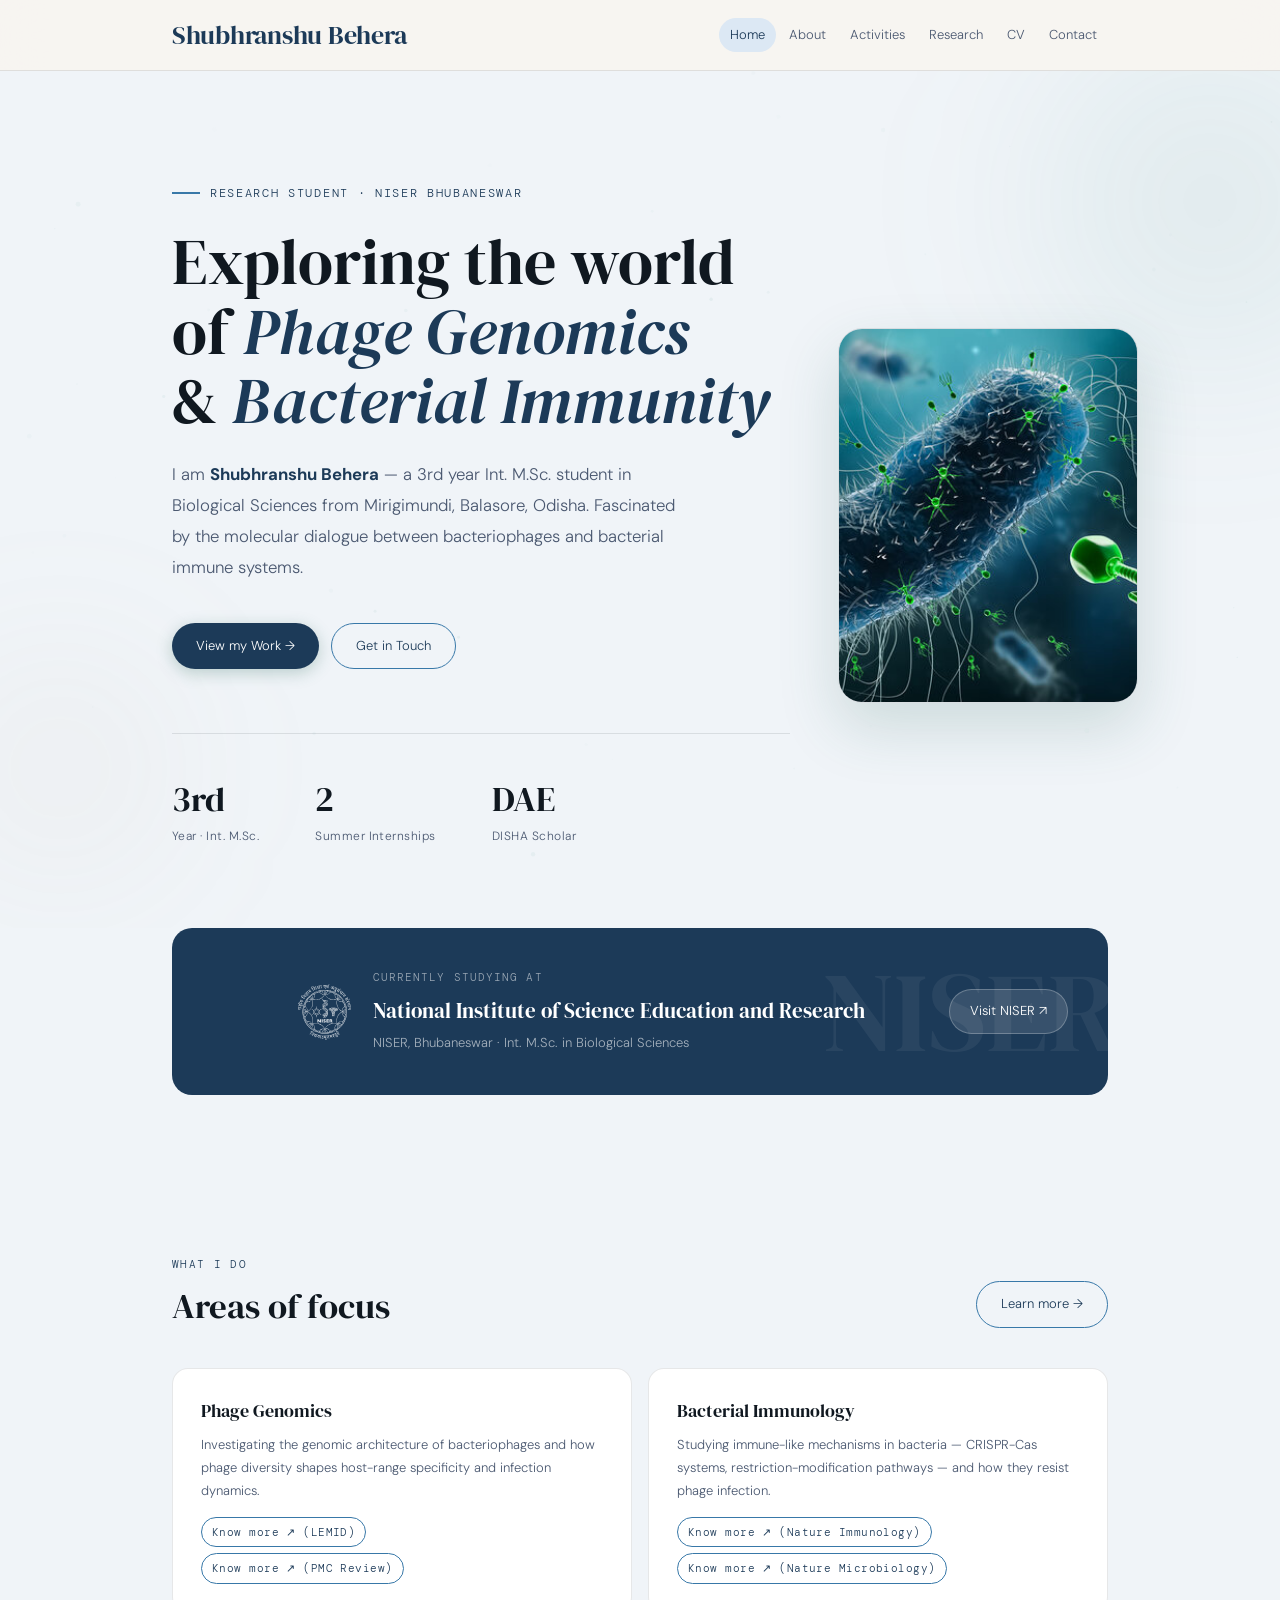
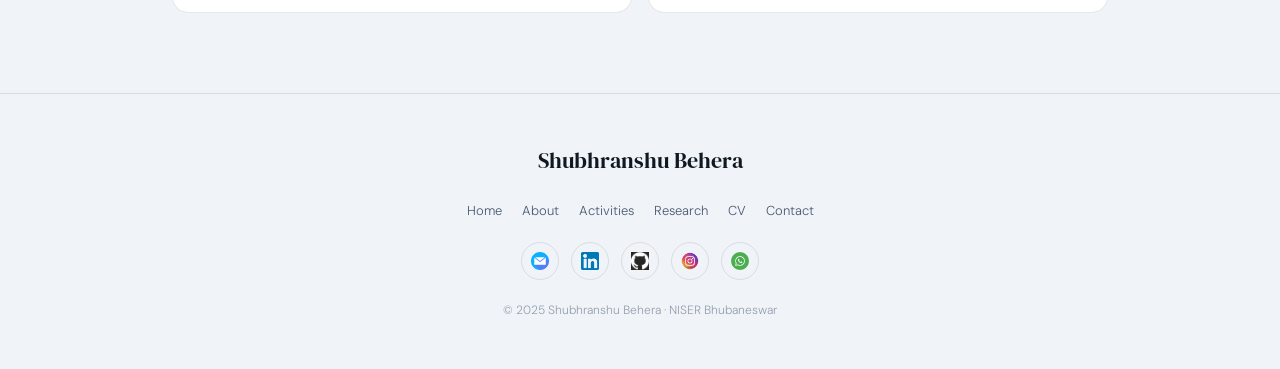
<file: index.html>
<!DOCTYPE html>
<html lang="en">
<head>
  <meta charset="UTF-8" />
  <meta name="viewport" content="width=device-width, initial-scale=1.0" />
  <title>Shubhranshu Behera — Life Sciences Researcher</title>
  <link rel="stylesheet" href="style.css" />
  <style>
    /* ── HERO ── */
    .hero {
      padding: 7rem 0 5rem;
      position: relative; overflow: hidden;
    }
    .hero-layout {
      display: grid; grid-template-columns: 1fr 270px;
      gap: 3rem; align-items: center;
    }
    @media (max-width: 900px) {
      .hero-layout { grid-template-columns: 1fr; }
      .hero-img-col { display: none; }
    }
    .hero-img-wrap {
      border-radius: 24px; overflow: hidden;
      aspect-ratio: 4/5; position: relative;
      box-sizing: border-box; width: 300px; height: 375px;
      box-shadow: 0 24px 60px rgba(45,106,94,0.18);
      border: 1px solid var(--border);
    }
    .hero-img-wrap img {
      width: 100%; height: 100%; object-fit: cover;
      transition: transform 0.6s cubic-bezier(0.22,1,0.36,1);
    }
    .hero-img-wrap:hover img { transform: scale(1.04); }
    .hero-img-badge {
      position: absolute; bottom: 1.25rem; left: 50%; transform: translateX(-50%);
      background: rgba(45,106,94,0.85); color: white;
      font-family: var(--mono); font-size: 10px; letter-spacing: 0.1em;
      text-transform: uppercase; padding: 6px 16px; border-radius: 20px;
      white-space: nowrap; backdrop-filter: blur(6px);
    }
    .hero h1 { max-width: 720px; margin-bottom: 1.5rem; }
    .hero h1 em { font-style: italic; color: var(--teal); }
    .hero-desc {
      max-width: 520px; color: var(--ink-muted);
      font-size: 1.05rem; margin-bottom: 2.5rem; line-height: 1.85;
    }
    .hero-cta { display: flex; gap: 12px; flex-wrap: wrap; }

    /* ── STATS ── */
    .stat-row {
      display: flex; gap: 3.5rem; margin-top: 4rem;
      padding-top: 3rem; border-top: 1px solid var(--border); flex-wrap: wrap;
    }
    .stat-num {
      font-family: var(--serif); font-size: 2.2rem; color: var(--ink);
      display: block; line-height: 1; margin-bottom: 4px;
    }
    .stat-item:hover .stat-num { color: var(--teal); transition: color 0.3s; }
    .stat-label { font-size: 12px; color: var(--ink-muted); letter-spacing: 0.04em; }

    /* ── HIGHLIGHTS ── */
    .highlights { padding: 5rem 0; }
    .highlights-header {
      display: flex; justify-content: space-between;
      align-items: flex-end; margin-bottom: 2.5rem; flex-wrap: wrap; gap: 1rem;
    }
    .cards-grid {
      display: grid;
      grid-template-columns: repeat(auto-fit, minmax(280px, 1fr)); gap: 16px;
    }
    .hcard {
      background: white; border: 1px solid var(--border);
      border-radius: 16px; padding: 1.75rem;
      position: relative; overflow: hidden;
      transition: transform 0.3s cubic-bezier(0.22,1,0.36,1), box-shadow 0.3s;
    }
    .hcard::after {
      content: ''; position: absolute; bottom: 0; left: 0; right: 0;
      height: 3px; background: linear-gradient(90deg, var(--teal), var(--teal-mid));
      transform: scaleX(0); transition: transform 0.4s ease; transform-origin: left;
    }
    .hcard:hover::after { transform: scaleX(1); }
    .hc-title { font-family: var(--serif); font-size: 1.1rem; color: var(--ink); margin-bottom: 8px; }
    .hc-desc { font-size: 13px; color: var(--ink-muted); line-height: 1.75; margin-bottom: 14px; }
    .hc-links { display: flex; flex-direction: column; gap: 6px; }
    .hc-link {
      display: inline-flex; align-items: center; gap: 6px;
      font-size: 11px; font-family: var(--mono); letter-spacing: 0.04em;
      color: var(--teal); text-decoration: none;
      padding: 5px 10px; border: 1px solid var(--teal-mid);
      border-radius: 20px; transition: background 0.2s, transform 0.2s;
      width: fit-content;
    }
    .hc-link:hover { background: var(--teal-light); transform: translateX(3px); }

    /* hero eyebrow */
    .hero-eyebrow {
      font-family: var(--mono); font-size: 12px;
      letter-spacing: 0.14em; text-transform: uppercase; color: var(--teal);
      margin-bottom: 1.5rem; display: flex; align-items: center; gap: 10px;
    }
    .hero-eyebrow::before {
      content: ''; display: block; width: 28px; height: 1.5px; background: var(--teal-mid);
    }

    @media (max-width: 768px) {
      .hero { padding: 4.5rem 0 3.5rem; }
      .stat-row { gap: 2rem; }
    }
  </style>
</head>
<body>
<div id="progress-bar"></div>
<div class="page-wrap">

  <header>
    <div class="header-inner">
      <a class="logo" href="index.html">Shubhranshu <span>Behera</span></a>
      <nav id="nav-menu">
        <a href="index.html" class="active">Home</a>
        <a href="about.html">About</a>
        <a href="activities.html">Activities</a>
        <a href="research.html">Research</a>
        <a href="cv.html">CV</a>
        <a href="contact.html">Contact</a>
      </nav>
      <button class="hamburger" id="hamburger" aria-label="Toggle menu">
        <span></span><span></span><span></span>
      </button>
    </div>
  </header>

  <main>
    <section class="hero">
      <div class="hero-orb hero-orb-1"></div>
      <div class="hero-orb hero-orb-2"></div>
      <div class="container">
        <div class="hero-layout">
          <div class="hero-text-col">
        <div class="hero-eyebrow hi">Research Student · NISER Bhubaneswar</div>
        <h1 class="hi2">
          Exploring the world<br/>of <em>Phage Genomics</em><br/>&amp; <em>Bacterial Immunity</em>
        </h1>
        <p class="hero-desc hi3">
          I am <strong style="color:var(--teal);">Shubhranshu Behera</strong> — a 3rd year Int. M.Sc. student in Biological Sciences from Mirigimundi, Balasore, Odisha. Fascinated by the molecular dialogue between bacteriophages and bacterial immune systems.
        </p>
        <div class="hero-cta hi4">
          <a href="research.html" class="btn btn-primary">View my Work →</a>
          <a href="contact.html" class="btn btn-outline">Get in Touch</a>
        </div>

        <div class="stat-row hi5">
          <div class="stat-item">
            <span class="stat-num">3rd</span>
            <span class="stat-label">Year · Int. M.Sc.</span>
          </div>
          <div class="stat-item">
            <span class="stat-num" data-count="2" data-suffix="">2</span>
            <span class="stat-label">Summer Internships</span>
          </div>
          <div class="stat-item">
            <span class="stat-num">DAE</span>
            <span class="stat-label">DISHA Scholar</span>
          </div>
        </div>
          </div><!-- /.hero-text-col -->
          <div class="hero-img-col hi2">
            <div class="hero-img-wrap">
              <img src="assets/infection.jpg" alt="Phage-Bacteria Infection" />
              
            </div>
          </div>
        </div><!-- /.hero-layout -->
      </div>
    </section>

    <!-- NISER STRIP — background image via assets/NISER.jpg -->
    <div class="container">
      <div class="inst-strip reveal">
        <div class="inst-strip-bg-img" style="background-image:url('assets/NISER.jpg'); opacity:0.45 !important;"></div>
        <div style="display:flex;align-items:center;gap:1.25rem;position:relative;z-index:1;">
          <img src="assets/National_Institute_of_Science_Education_and_Research.svg"
               alt="NISER Logo"
               style="width:56px;height:56px;object-fit:contain;filter:brightness(0) invert(1);opacity:0.9;flex-shrink:0;" />
          <div>
            <div class="inst-label">Currently studying at</div>
            <div class="inst-name">National Institute of Science Education and Research</div>
            <div class="inst-sub">NISER, Bhubaneswar · Int. M.Sc. in Biological Sciences</div>
          </div>
        </div>
        <a href="https://www.niser.ac.in" target="_blank">Visit NISER ↗</a>
      </div>
    </div>

    <section class="highlights">
      <div class="container">
        <div class="highlights-header">
          <div>
            <span class="section-label reveal">What I do</span>
            <h2 class="reveal d1">Areas of focus</h2>
          </div>
          <a href="research.html" class="btn btn-outline reveal">Learn more →</a>
        </div>
        <div class="cards-grid">
          <div class="hcard reveal">
            <div class="hc-title">Phage Genomics</div>
            <div class="hc-desc">Investigating the genomic architecture of bacteriophages and how phage diversity shapes host-range specificity and infection dynamics.</div>
            <div class="hc-links">
              <a href="https://le.ac.uk/lemid/strategic-areas/bacteriophages/phage-genomics" target="_blank" class="hc-link">Know more ↗ (LEMID)</a>
              <a href="https://pmc.ncbi.nlm.nih.gov/articles/PMC12302716/" target="_blank" class="hc-link">Know more ↗ (PMC Review)</a>
            </div>
          </div>
          <div class="hcard reveal d1">
            <div class="hc-title">Bacterial Immunology</div>
            <div class="hc-desc">Studying immune-like mechanisms in bacteria — CRISPR-Cas systems, restriction-modification pathways — and how they resist phage infection.</div>
            <div class="hc-links">
              <a href="https://www.nature.com/articles/s41423-020-00532-4" target="_blank" class="hc-link">Know more ↗ (Nature Immunology)</a>
              <a href="https://www.nature.com/articles/s41564-024-01840-5" target="_blank" class="hc-link">Know more ↗ (Nature Microbiology)</a>
            </div>
          </div>
        </div>
      </div>
    </section>
  </main>

  <footer>
    <div class="footer-inner">
      <div class="footer-name">Shubhranshu Behera</div>
      <div class="footer-links">
        <a href="index.html">Home</a>
        <a href="about.html">About</a>
        <a href="activities.html">Activities</a>
        <a href="research.html">Research</a>
        <a href="cv.html">CV</a>
        <a href="contact.html">Contact</a>
      </div>
      <div class="footer-social">
        <a href="/cdn-cgi/l/email-protection#42312a37202a30232c312a376c20272a273023022c2b3127306c23216c2b2c" title="Email">
          <img src="assets/email.png" alt="Email" />
        </a>
        <a href="https://www.linkedin.com/in/shubhranshubehera" target="_blank" title="LinkedIn">
          <img src="assets/linkedin.png" alt="LinkedIn" />
        </a>
        <a href="https://github.com" target="_blank" title="GitHub">
          <img src="assets/github.png" alt="GitHub" />
        </a>
        <a href="https://www.instagram.com/shubhranshu.24?igsh=MTVxOXNwcnUxMHh3Zw==" target="_blank" title="Instagram">
          <img src="assets/instagram.png" alt="Instagram" />
        </a>
        <a href="https://wa.me/919668183243" target="_blank" title="WhatsApp">
          <img src="assets/whatsapp.png" alt="WhatsApp" />
        </a>
      </div>
      <div class="footer-copy">© 2025 Shubhranshu Behera · NISER Bhubaneswar</div>
    </div>
  </footer>
<script src="main.js"></script>
</div>
</body>
</html>
</file>
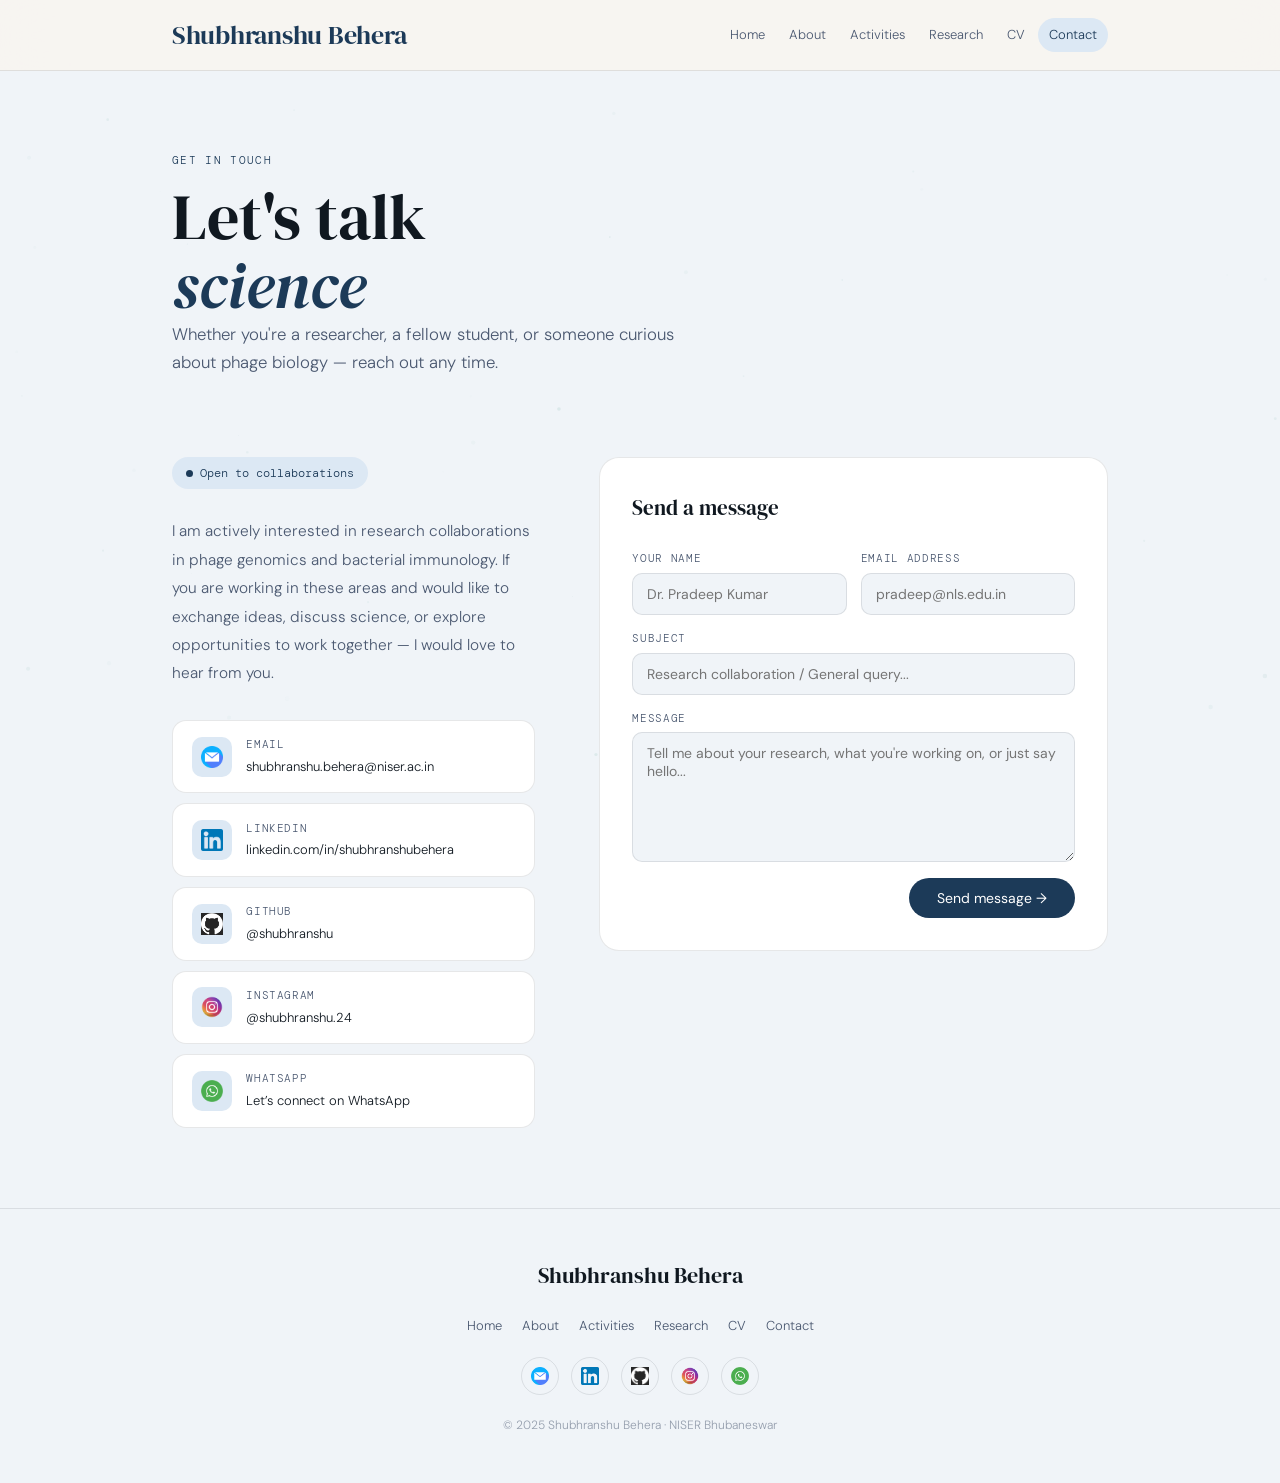
<file: contact.html>
<!DOCTYPE html>
<html lang="en">
<head>
  <meta charset="UTF-8" />
  <meta name="viewport" content="width=device-width, initial-scale=1.0" />
  <title>Contact — Shubhranshu Behera</title>
  <link rel="stylesheet" href="style.css" />
  <style>
    .contact-body { padding: 2rem 0 5rem; }
    .contact-grid {
      display: grid; grid-template-columns: 1fr 1.4fr;
      gap: 4rem; align-items: start;
    }
    @media (max-width: 700px) { .contact-grid { grid-template-columns: 1fr; gap: 2.5rem; } }

    .avail-chip {
      display: inline-flex; align-items: center; gap: 7px;
      font-size: 12px; font-family: var(--mono); color: var(--teal);
      background: var(--teal-light); padding: 6px 14px; border-radius: 20px;
      margin-bottom: 1.75rem;
    }
    .avail-dot { width: 7px; height: 7px; border-radius: 50%; background: var(--teal); animation: blink 2s ease-in-out infinite; }
    @keyframes blink { 0%,100%{opacity:1}50%{opacity:0.3} }

    .collab-note { font-size: 0.96rem; color: var(--ink-muted); line-height: 1.85; margin-bottom: 2rem; max-width: 360px; }

    .contact-links { display: flex; flex-direction: column; gap: 10px; }
    .clink {
      display: flex; align-items: center; gap: 14px;
      padding: 0.9rem 1.2rem; background: white;
      border: 1px solid var(--border); border-radius: 14px;
      text-decoration: none; transition: border-color 0.2s, transform 0.25s cubic-bezier(0.22,1,0.36,1), box-shadow 0.2s;
    }
    .clink:hover { border-color: var(--teal-mid); transform: translateX(6px); box-shadow: 0 6px 20px rgba(45,106,94,0.1); }
    .clink-icon {
      width: 40px; height: 40px; border-radius: 10px;
      background: var(--teal-light); display: flex; align-items: center;
      justify-content: center; font-size: 18px; flex-shrink: 0;
      overflow: hidden;
    }
    .clink-icon img { width: 22px; height: 22px; object-fit: contain; }
    .clink-label { font-size: 11px; font-family: var(--mono); letter-spacing: 0.06em; text-transform: uppercase; color: var(--ink-muted); margin-bottom: 2px; }
    .clink-value { font-size: 13px; color: var(--ink); }

    /* form */
    .form-wrap { background: white; border: 1px solid var(--border); border-radius: 20px; padding: 2rem; }
    .form-title { font-family: var(--serif); font-size: 1.3rem; color: var(--ink); margin-bottom: 1.5rem; }
    .form-grid { display: grid; grid-template-columns: 1fr 1fr; gap: 14px; margin-bottom: 14px; }
    @media (max-width: 480px) { .form-grid { grid-template-columns: 1fr; } }
    .fg { display: flex; flex-direction: column; gap: 5px; }
    label { font-size: 11px; font-family: var(--mono); letter-spacing: 0.06em; text-transform: uppercase; color: var(--ink-muted); }
    input, textarea, select {
      width: 100%; padding: 11px 14px;
      border: 1px solid var(--border); border-radius: 10px;
      background: var(--cream); font-family: var(--sans); font-size: 14px; color: var(--ink);
      transition: border-color 0.2s, background 0.2s; outline: none; resize: vertical;
    }
    input:focus, textarea:focus { border-color: var(--teal-mid); background: white; }
    textarea { min-height: 130px; }
    .form-submit { display: flex; justify-content: flex-end; margin-top: 16px; }
    .sbtn {
      padding: 11px 28px; border-radius: 24px; background: var(--teal);
      color: white; font-family: var(--sans); font-size: 14px; border: none;
      cursor: pointer; transition: background 0.2s, transform 0.2s;
    }
    .sbtn:hover { background: #235348; transform: translateY(-1px); }
    .sbtn:disabled { opacity: 0.6; cursor: not-allowed; transform: none; }
    #success-msg {
      font-size: 13px; color: var(--teal); font-family: var(--mono);
      display: none; text-align: right; margin-top: 10px;
      background: var(--teal-light); padding: 10px 14px; border-radius: 8px;
    }

    /* Formspree note */
    .form-note {
      font-size: 11px; color: var(--ink-muted); font-family: var(--mono);
      margin-top: 12px; text-align: center; opacity: 0.7;
    }
  </style>
</head>
<body>
<div id="progress-bar"></div>
<div class="page-wrap">

  <header>
    <div class="header-inner">
      <a class="logo" href="index.html">Shubhranshu <span>Behera</span></a>
      <nav id="nav-menu">
        <a href="index.html">Home</a>
        <a href="about.html">About</a>
        <a href="activities.html">Activities</a>
        <a href="research.html">Research</a>
        <a href="cv.html">CV</a>
        <a href="contact.html" class="active">Contact</a>
      </nav>
      <button class="hamburger" id="hamburger" aria-label="Toggle menu">
        <span></span><span></span><span></span>
      </button>
    </div>
  </header>

  <main>
    <section class="page-hero">
      <div class="container">
        <span class="section-label hi">Get in touch</span>
        <h1 class="hi2">Let's talk<br/><em style="color:var(--teal);">science</em></h1>
        <p class="hi3">Whether you're a researcher, a fellow student, or someone curious about phage biology — reach out any time.</p>
      </div>
    </section>

    <section class="contact-body">
      <div class="container">
        <div class="contact-grid">

          <div class="reveal from-left">
            <div class="avail-chip"><span class="avail-dot"></span>Open to collaborations</div>
            <p class="collab-note">
              I am actively interested in research collaborations in phage genomics and bacterial immunology. If you are working in these areas and would like to exchange ideas, discuss science, or explore opportunities to work together — I would love to hear from you.
            </p>

            <div class="contact-links">
              <a href="mailto:shubhranshu.behera@niser.ac.in" class="clink">
                <div class="clink-icon"><img src="assets/email.png" alt="Email" /></div>
                <div>
                  <div class="clink-label">Email</div>
                  <div class="clink-value">shubhranshu.behera@niser.ac.in</div>
                </div>
              </a>
              <a href="https://www.linkedin.com/in/shubhranshubehera" target="_blank" class="clink">
                <div class="clink-icon"><img src="assets/linkedin.png" alt="LinkedIn" /></div>
                <div>
                  <div class="clink-label">LinkedIn</div>
                  <div class="clink-value">linkedin.com/in/shubhranshubehera</div>
                </div>
              </a>
              <a href="https://github.com" target="_blank" class="clink">
                <div class="clink-icon"><img src="assets/github.png" alt="GitHub" /></div>
                <div>
                  <div class="clink-label">GitHub</div>
                  <div class="clink-value">@shubhranshu</div>
                </div>
              </a>
              <a href="https://www.instagram.com/shubhranshu.24?igsh=MTVxOXNwcnUxMHh3Zw==" target="_blank" class="clink">
                <div class="clink-icon"><img src="assets/instagram.png" alt="Instagram" /></div>
                <div>
                  <div class="clink-label">Instagram</div>
                  <div class="clink-value">@shubhranshu.24</div>
                </div>
              </a>
              <a href="https://wa.me/919668183243" target="_blank" class="clink">
                <div class="clink-icon"><img src="assets/whatsapp.png" alt="WhatsApp" /></div>
                <div>
                  <div class="clink-label">WhatsApp</div>
                  <div class="clink-value">Let’s connect on WhatsApp</div>
                </div>
              </a>
            </div>
          </div>

          <div class="form-wrap reveal from-right">
            <div class="form-title">Send a message</div>
            <div class="form-grid">
              <div class="fg">
                <label for="name">Your name</label>
                <input id="name" type="text" placeholder="Dr. Pradeep Kumar" />
              </div>
              <div class="fg">
                <label for="email">Email address</label>
                <input id="email" type="email" placeholder="pradeep@nls.edu.in" />
              </div>
            </div>
            <div class="fg" style="margin-bottom:14px;">
              <label for="subject">Subject</label>
              <input id="subject" type="text" placeholder="Research collaboration / General query..." />
            </div>
            <div class="fg">
              <label for="msg">Message</label>
              <textarea id="msg" placeholder="Tell me about your research, what you're working on, or just say hello..."></textarea>
            </div>
            <div class="form-submit">
              <button class="sbtn" onclick="submitForm()">Send message →</button>
            </div>
            <div id="success-msg">✓ Message sent — I'll get back to you soon!</div>
            <!-- <p class="form-note">Messages are delivered directly to my inbox via Formspree.</p> -->
          </div>

        </div>
      </div>
    </section>
  </main>

  <footer>
    <div class="footer-inner">
      <div class="footer-name">Shubhranshu Behera</div>
      <div class="footer-links">
        <a href="index.html">Home</a>
        <a href="about.html">About</a>
        <a href="activities.html">Activities</a>
        <a href="research.html">Research</a>
        <a href="cv.html">CV</a>
        <a href="contact.html">Contact</a>
      </div>
      <div class="footer-social">
        <a href="mailto:shubhranshu.behera@niser.ac.in" title="Email">
          <img src="assets/email.png" alt="Email" />
        </a>
        <a href="https://www.linkedin.com/in/shubhranshubehera" target="_blank" title="LinkedIn">
          <img src="assets/linkedin.png" alt="LinkedIn" />
        </a>
        <a href="https://github.com" target="_blank" title="GitHub">
          <img src="assets/github.png" alt="GitHub" />
        </a>
        <a href="https://www.instagram.com/shubhranshu.24?igsh=MTVxOXNwcnUxMHh3Zw==" target="_blank" title="Instagram">
          <img src="assets/instagram.png" alt="Instagram" />
        </a>
        <a href="https://wa.me/919668183243" target="_blank" title="WhatsApp">
          <img src="assets/whatsapp.png" alt="WhatsApp" />
        </a>
      </div>
      <div class="footer-copy">© 2025 Shubhranshu Behera · NISER Bhubaneswar</div>
    </div>
  </footer>
</div>
<script src="main.js"></script>
</body>
</html>
</file>
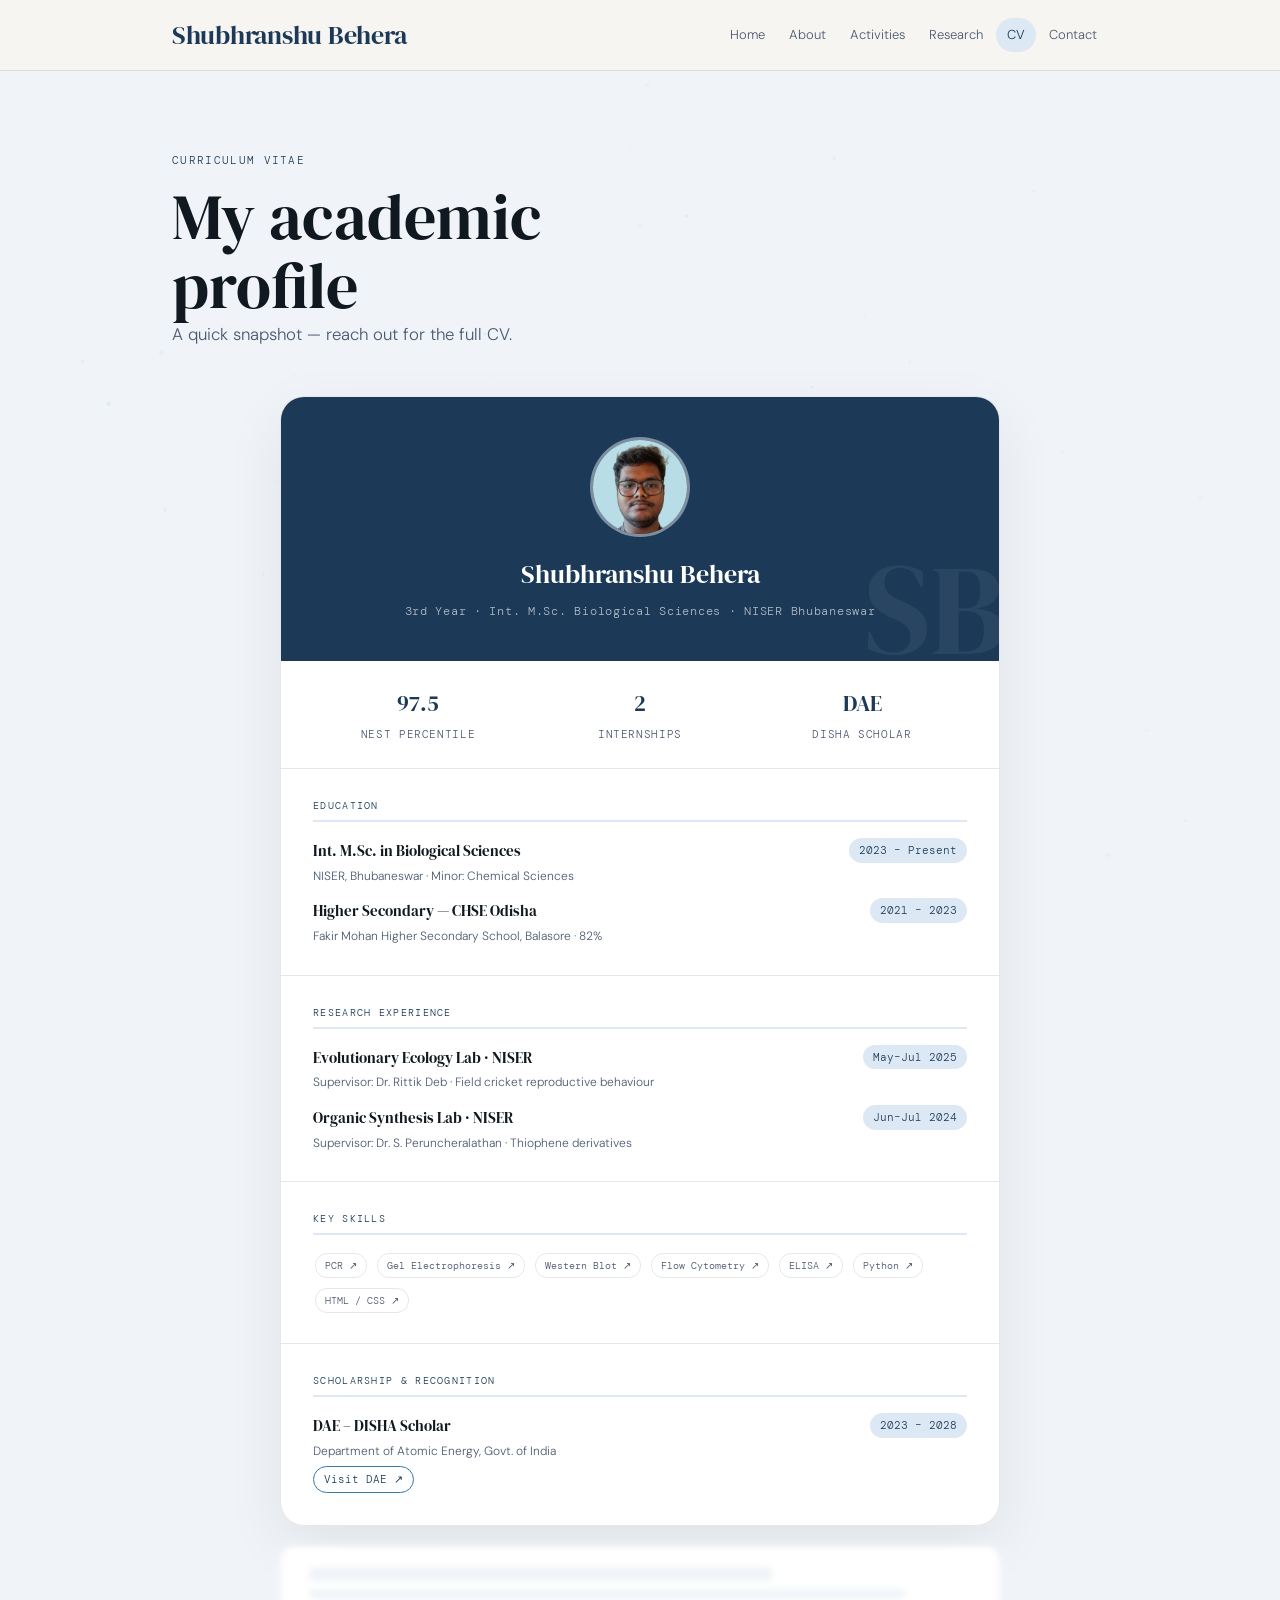
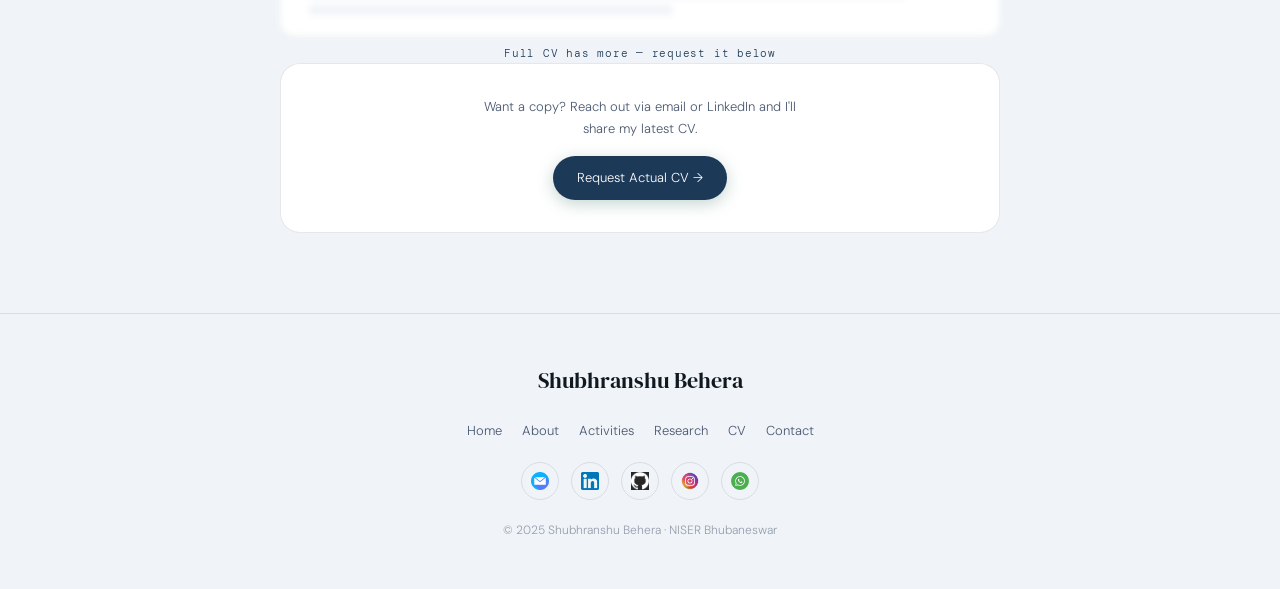
<file: cv.html>
<!DOCTYPE html>
<html lang="en">
<head>
  <meta charset="UTF-8" />
  <meta name="viewport" content="width=device-width, initial-scale=1.0" />
  <title>CV — Shubhranshu Behera</title>
  <link rel="stylesheet" href="style.css" />
  <style>
    .cv-teaser-wrap { max-width: 720px; margin: 0 auto 5rem; }

    /* ── PROFILE CARD ── */
    .cv-profile-card {
      background: white; border: 1px solid var(--border); border-radius: 24px;
      overflow: hidden; box-shadow: 0 20px 60px rgba(0,0,0,0.07);
      margin-bottom: 20px;
    }
    .cv-hero-band {
      background: var(--teal); padding: 2.5rem 2rem; text-align: center;
      position: relative; overflow: hidden;
    }
    .cv-hero-band::after {
      content: 'SB'; position: absolute; right: -8px; bottom: -12px;
      font-family: var(--serif); font-size: 8rem; color: rgba(255,255,255,0.06);
      line-height: 1; pointer-events: none;
    }
    .cv-avatar {
      width: 100px; height: 100px; border-radius: 50%;
      border: 3px solid rgba(255,255,255,0.35);
      background: rgba(255,255,255,0.12);
      margin: 0 auto 1rem;
      overflow: hidden; display: flex; align-items: center; justify-content: center;
      font-family: var(--serif); font-size: 2rem; color: white;
    }
    .cv-avatar img { width: 100%; height: 100%; object-fit: cover; object-position: top center; }
    .cv-name { font-family: var(--serif); font-size: 1.6rem; color: white; margin-bottom: 4px; position: relative; z-index: 1; }
    .cv-role { font-size: 12px; color: rgba(255,255,255,0.65); font-family: var(--mono); letter-spacing: 0.06em; position: relative; z-index: 1; }

    /* ── QUICK FACTS ── */
    .cv-facts {
      padding: 1.5rem 2rem; display: grid;
      grid-template-columns: repeat(auto-fit, minmax(160px, 1fr));
      gap: 12px;
    }
    .cv-fact { text-align: center; }
    .cv-fact-num { font-family: var(--serif); font-size: 1.4rem; color: var(--teal); }
    .cv-fact-label { font-size: 11px; font-family: var(--mono); color: var(--ink-muted); letter-spacing: 0.06em; text-transform: uppercase; margin-top: 2px; }

    /* ── MINI SECTIONS ── */
    .cv-mini-section { padding: 0 2rem 1.75rem; border-top: 1px solid var(--border); padding-top: 1.75rem; }
    .cv-mini-section:last-child { padding-bottom: 2rem; }
    .cv-mini-title {
      font-family: var(--mono); font-size: 10px;
      letter-spacing: 0.13em; text-transform: uppercase;
      color: var(--teal); margin-bottom: 1rem;
      padding-bottom: 6px; border-bottom: 2px solid var(--teal-light);
    }
    .cv-row { display: flex; justify-content: space-between; align-items: flex-start; gap: 1rem; flex-wrap: wrap; margin-bottom: 12px; }
    .cv-row:last-child { margin-bottom: 0; }
    .cv-row-title { font-family: var(--serif); font-size: 0.95rem; color: var(--ink); }
    .cv-row-sub { font-size: 12px; color: var(--ink-muted); margin-top: 2px; }
    .cv-date-pill { font-family: var(--mono); font-size: 11px; color: var(--teal); background: var(--teal-light); padding: 3px 10px; border-radius: 20px; white-space: nowrap; flex-shrink: 0; }

    .cv-tag-sm { display: inline-block; font-size: 10px; font-family: var(--mono); padding: 3px 9px; border-radius: 12px; border: 1px solid var(--border); color: var(--ink-muted); margin: 2px; }

    /* ── CTA STRIP ── */
    .cv-cta-strip {
      background: white; border: 1px solid var(--border); border-radius: 20px;
      padding: 2rem 2.5rem; text-align: center;
      display: flex; flex-direction: column; align-items: center; gap: 1rem;
    }
    .cv-cta-strip p { font-size: 13px; color: var(--ink-muted); max-width: 340px; line-height: 1.7; }

    /* ── BLURRED TEASER ── */
    .cv-blur-hint {
      background: white; border: 1px dashed var(--border); border-radius: 14px;
      padding: 1.25rem 1.75rem; margin-top: 12px;
      filter: blur(3px); pointer-events: none; user-select: none;
      opacity: 0.5;
    }
    .cv-blur-caption {
      text-align: center; font-family: var(--mono); font-size: 11px;
      color: var(--teal); letter-spacing: 0.07em; margin-top: 8px;
    }
  </style>
</head>
<body>
<div id="progress-bar"></div>
<div class="page-wrap">

  <header>
    <div class="header-inner">
      <a class="logo" href="index.html">Shubhranshu <span>Behera</span></a>
      <nav id="nav-menu">
        <a href="index.html">Home</a>
        <a href="about.html">About</a>
        <a href="activities.html">Activities</a>
        <a href="research.html">Research</a>
        <a href="cv.html" class="active">CV</a>
        <a href="contact.html">Contact</a>
      </nav>
      <button class="hamburger" id="hamburger" aria-label="Toggle menu">
        <span></span><span></span><span></span>
      </button>
    </div>
  </header>

  <main>
    <section class="page-hero">
      <div class="container">
        <span class="section-label hi">Curriculum Vitae</span>
        <h1 class="hi2">My academic<br/>profile</h1>
        <p class="hi3">A quick snapshot — reach out for the full CV.</p>
      </div>
    </section>

    <div class="container">
      <div class="cv-teaser-wrap">

        <!-- PROFILE CARD -->
        <div class="cv-profile-card reveal">
          <div class="cv-hero-band">
            <div class="cv-avatar">
              <img src="assets/profile.png" alt="Shubhranshu Behera" />
            </div>
            <div class="cv-name">Shubhranshu Behera</div>
            <div class="cv-role">3rd Year · Int. M.Sc. Biological Sciences · NISER Bhubaneswar</div>
          </div>

          <!-- QUICK FACTS -->
          <div class="cv-facts">
            <div class="cv-fact">
              <div class="cv-fact-num">97.5</div>
              <div class="cv-fact-label">NEST Percentile</div>
            </div>
            <div class="cv-fact">
              <div class="cv-fact-num">2</div>
              <div class="cv-fact-label">Internships</div>
            </div>
            <div class="cv-fact">
              <div class="cv-fact-num">DAE</div>
              <div class="cv-fact-label">DISHA Scholar</div>
            </div>
          </div>

          <!-- EDUCATION -->
          <div class="cv-mini-section">
            <div class="cv-mini-title">Education</div>
            <div class="cv-row">
              <div>
                <div class="cv-row-title">Int. M.Sc. in Biological Sciences</div>
                <div class="cv-row-sub">NISER, Bhubaneswar · Minor: Chemical Sciences</div>
              </div>
              <div class="cv-date-pill">2023 – Present</div>
            </div>
            <div class="cv-row">
              <div>
                <div class="cv-row-title">Higher Secondary — CHSE Odisha</div>
                <div class="cv-row-sub">Fakir Mohan Higher Secondary School, Balasore · 82%</div>
              </div>
              <div class="cv-date-pill">2021 – 2023</div>
            </div>
          </div>

          <!-- RESEARCH EXPERIENCE -->
          <div class="cv-mini-section">
            <div class="cv-mini-title">Research Experience</div>
            <div class="cv-row">
              <div>
                <div class="cv-row-title">Evolutionary Ecology Lab · NISER</div>
                <div class="cv-row-sub">Supervisor: Dr. Rittik Deb · Field cricket reproductive behaviour</div>
              </div>
              <div class="cv-date-pill">May–Jul 2025</div>
            </div>
            <div class="cv-row">
              <div>
                <div class="cv-row-title">Organic Synthesis Lab · NISER</div>
                <div class="cv-row-sub">Supervisor: Dr. S. Peruncheralathan · Thiophene derivatives</div>
              </div>
              <div class="cv-date-pill">Jun–Jul 2024</div>
            </div>
          </div>

          <!-- KEY SKILLS -->
          <div class="cv-mini-section">
            <div class="cv-mini-title">Key Skills</div>
            <div style="display:flex;flex-wrap:wrap;gap:6px;">
              <a class="cv-tag-sm" href="https://en.wikipedia.org/wiki/Polymerase_chain_reaction" target="_blank" rel="noopener" style="text-decoration:none;cursor:pointer;transition:border-color 0.2s,background 0.2s;" onmouseover="this.style.borderColor='var(--teal-mid)';this.style.background='var(--teal-light)'" onmouseout="this.style.borderColor='';this.style.background=''">PCR ↗</a>
              <a class="cv-tag-sm" href="https://en.wikipedia.org/wiki/Gel_electrophoresis" target="_blank" rel="noopener" style="text-decoration:none;cursor:pointer;transition:border-color 0.2s,background 0.2s;" onmouseover="this.style.borderColor='var(--teal-mid)';this.style.background='var(--teal-light)'" onmouseout="this.style.borderColor='';this.style.background=''">Gel Electrophoresis ↗</a>
              <a class="cv-tag-sm" href="https://en.wikipedia.org/wiki/Western_blot" target="_blank" rel="noopener" style="text-decoration:none;cursor:pointer;transition:border-color 0.2s,background 0.2s;" onmouseover="this.style.borderColor='var(--teal-mid)';this.style.background='var(--teal-light)'" onmouseout="this.style.borderColor='';this.style.background=''">Western Blot ↗</a>
              <a class="cv-tag-sm" href="https://en.wikipedia.org/wiki/Flow_cytometry" target="_blank" rel="noopener" style="text-decoration:none;cursor:pointer;transition:border-color 0.2s,background 0.2s;" onmouseover="this.style.borderColor='var(--teal-mid)';this.style.background='var(--teal-light)'" onmouseout="this.style.borderColor='';this.style.background=''">Flow Cytometry ↗</a>
              <a class="cv-tag-sm" href="https://en.wikipedia.org/wiki/ELISA" target="_blank" rel="noopener" style="text-decoration:none;cursor:pointer;transition:border-color 0.2s,background 0.2s;" onmouseover="this.style.borderColor='var(--teal-mid)';this.style.background='var(--teal-light)'" onmouseout="this.style.borderColor='';this.style.background=''">ELISA ↗</a>
              <a class="cv-tag-sm" href="https://www.python.org/" target="_blank" rel="noopener" style="text-decoration:none;cursor:pointer;transition:border-color 0.2s,background 0.2s;" onmouseover="this.style.borderColor='var(--teal-mid)';this.style.background='var(--teal-light)'" onmouseout="this.style.borderColor='';this.style.background=''">Python ↗</a>
              <a class="cv-tag-sm" href="https://developer.mozilla.org/en-US/docs/Learn/HTML" target="_blank" rel="noopener" style="text-decoration:none;cursor:pointer;transition:border-color 0.2s,background 0.2s;" onmouseover="this.style.borderColor='var(--teal-mid)';this.style.background='var(--teal-light)'" onmouseout="this.style.borderColor='';this.style.background=''">HTML / CSS ↗</a>
            </div>
          </div>

          <!-- SCHOLARSHIP -->
          <div class="cv-mini-section">
            <div class="cv-mini-title">Scholarship &amp; Recognition</div>
            <div class="cv-row">
              <div>
                <div class="cv-row-title">DAE – DISHA Scholar</div>
                <div class="cv-row-sub">Department of Atomic Energy, Govt. of India</div>
                <a href="https://dae.gov.in/" target="_blank" rel="noopener" style="font-size:11px;font-family:var(--mono);color:var(--teal);text-decoration:none;display:inline-flex;align-items:center;gap:4px;margin-top:5px;padding:3px 10px;border:1px solid var(--teal-mid);border-radius:20px;transition:background 0.2s;" onmouseover="this.style.background='var(--teal-light)'" onmouseout="this.style.background=''">Visit DAE ↗</a>
              </div>
              <div class="cv-date-pill">2023 – 2028</div>
            </div>
          </div>
        </div>

        <!-- BLURRED TEASER -->
        <div class="cv-blur-hint reveal d1">
          <div style="height:14px;background:var(--cream);border-radius:4px;margin-bottom:8px;width:70%;"></div>
          <div style="height:10px;background:var(--cream);border-radius:4px;margin-bottom:6px;width:90%;"></div>
          <div style="height:10px;background:var(--cream);border-radius:4px;width:55%;"></div>
        </div>
        <div class="cv-blur-caption reveal d2">Full CV has more — request it below</div>

        <!-- CTA -->
        <div class="cv-cta-strip reveal d3">
          <p>Want a copy? Reach out via email or LinkedIn and I'll share my latest CV.</p>
          <a href="contact.html" class="btn btn-primary">Request Actual CV →</a>
        </div>

      </div>
    </div>
  </main>

  <footer>
    <div class="footer-inner">
      <div class="footer-name">Shubhranshu Behera</div>
      <div class="footer-links">
        <a href="index.html">Home</a>
        <a href="about.html">About</a>
        <a href="activities.html">Activities</a>
        <a href="research.html">Research</a>
        <a href="cv.html">CV</a>
        <a href="contact.html">Contact</a>
      </div>
      <div class="footer-social">
        <a href="/cdn-cgi/l/email-protection#fe8d968b9c968c9f908d968bd09c9b969b8c9fbe90978d9b8cd09f9dd09790" title="Email">
          <img src="assets/email.png" alt="Email" />
        </a>
        <a href="https://www.linkedin.com/in/shubhranshubehera" target="_blank" title="LinkedIn">
          <img src="assets/linkedin.png" alt="LinkedIn" />
        </a>
        <a href="https://github.com" target="_blank" title="GitHub">
          <img src="assets/github.png" alt="GitHub" />
        </a>
        <a href="https://www.instagram.com/shubhranshu.24?igsh=MTVxOXNwcnUxMHh3Zw==" target="_blank" title="Instagram">
          <img src="assets/instagram.png" alt="Instagram" />
        </a>
        <a href="https://wa.me/919668183243" target="_blank" title="WhatsApp">
          <img src="assets/whatsapp.png" alt="WhatsApp" />
        </a>
      </div>
      <div class="footer-copy">© 2025 Shubhranshu Behera · NISER Bhubaneswar</div>
    </div>
  </footer>
<script src="main.js"></script>
</div>
</body>
</html>
</file>
<file: style.css>
@import url('https://fonts.googleapis.com/css2?family=DM+Serif+Display:ital@0;1&family=DM+Sans:opsz,wght@9..40,300;9..40,400;9..40,500&family=DM+Mono:wght@400;500&display=swap');

*, *::before, *::after { box-sizing: border-box; margin: 0; padding: 0; }

/* ════════════════════════════════════════════════
   ACTIVE COLOUR SCHEME — Teal & Cream (default)
   To switch, comment out this block and uncomment
   one of the alternative schemes below.
════════════════════════════════════════════════ */
/* :root {
  --cream: #F8F5F0;
  --ink: #1A1714;
  --ink-muted: #6B6560;
  --teal: #2D6A5E;
  --teal-light: #E8F3F0;
  --teal-mid: #4D9E8E;
  --accent: #C4A882;
  --border: rgba(26,23,20,0.1);
  --serif: 'DM Serif Display', Georgia, serif;
  --sans: 'DM Sans', sans-serif;
  --mono: 'DM Mono', monospace;
} */

/* ════════════════════════════════════════════════
   ALTERNATIVE SCHEME 1 — Navy & Pearl
   Elegant academic tone; suits formal portfolios.
   Usage: comment out :root above, uncomment this.
════════════════════════════════════════════════ */
/* :root {
  --cream: #F4F6FA;
  --ink: #131928;
  --ink-muted: #5A6480;
  --teal: #1B3A6B;
  --teal-light: #E4EAF6;
  --teal-mid: #3A64B0;
  --accent: #B8925A;
  --border: rgba(19,25,40,0.1);
  --serif: 'DM Serif Display', Georgia, serif;
  --sans: 'DM Sans', sans-serif;
  --mono: 'DM Mono', monospace;
} */


/* ════════════════════════════════════════════════
   ALTERNATIVE SCHEME 2 — Forest & Linen
   Warm, earthy, nature-inspired. More organic feel.
════════════════════════════════════════════════ */
/* :root {
  --cream: #F9F5EE;
  --ink: #1C1A16;
  --ink-muted: #6A6250;
  --teal: #3B6B3A;
  --teal-light: #EAF2E8;
  --teal-mid: #5A9658;
  --accent: #C49A5A;
  --border: rgba(28,26,22,0.1);
  --serif: 'DM Serif Display', Georgia, serif;
  --sans: 'DM Sans', sans-serif;
  --mono: 'DM Mono', monospace;
} */


/* ════════════════════════════════════════════════
   ALTERNATIVE SCHEME 3 — Plum & Cream
   Sophisticated, standout; warm-purple academic.
════════════════════════════════════════════════ */
/* :root {
  --cream: #F9F6F8;
  --ink: #1E1520;
  --ink-muted: #6B5870;
  --teal: #6B3480;
  --teal-light: #F1E8F6;
  --teal-mid: #9A58B8;
  --accent: #C4A060;
  --border: rgba(30,21,32,0.1);
  --serif: 'DM Serif Display', Georgia, serif;
  --sans: 'DM Sans', sans-serif;
  --mono: 'DM Mono', monospace;
} */


/* ════════════════════════════════════════════════
   ALTERNATIVE SCHEME 4 — Slate & Amber
   Modern, bold contrast; great for dark mode feel.
════════════════════════════════════════════════ */
/* :root {
  --cream: #F5F4F2;
  --ink: #1A1C22;
  --ink-muted: #5C6070;
  --teal: #2B3A52;
  --teal-light: #E5EAF2;
  --teal-mid: #4A6080;
  --accent: #D4913A;
  --border: rgba(26,28,34,0.1);
  --serif: 'DM Serif Display', Georgia, serif;
  --sans: 'DM Sans', sans-serif;
  --mono: 'DM Mono', monospace;
} */

/* ════════════════════════════════════════════════
   ALTERNATIVE SCHEME 5 — Rose & Ivory
   Soft, warm rose tones; delicate and refined.
════════════════════════════════════════════════ */
/* :root {
  --cream: #FBF6F6;
  --ink: #201416;
  --ink-muted: #7A5860;
  --teal: #A63050;
  --teal-light: #FAE8ED;
  --teal-mid: #D4607A;
  --accent: #C4A060;
  --border: rgba(32,20,22,0.1);
  --serif: 'DM Serif Display', Georgia, serif;
  --sans: 'DM Sans', sans-serif;
  --mono: 'DM Mono', monospace;
} */


/* ════════════════════════════════════════════════
   ALTERNATIVE SCHEME 6 — Midnight & Gold
   Rich dark background with gold highlights;
   premium, editorial feel.
════════════════════════════════════════════════ */
/* :root {
  --cream: #F7F4EE;
  --ink: #0E0F14;
  --ink-muted: #52505A;
  --teal: #1A1B2E;
  --teal-light: #E8E8F4;
  --teal-mid: #3A3D6E;
  --accent: #C9993A;
  --border: rgba(14,15,20,0.1);
  --serif: 'DM Serif Display', Georgia, serif;
  --sans: 'DM Sans', sans-serif;
  --mono: 'DM Mono', monospace;
} */


/* ════════════════════════════════════════════════
   ALTERNATIVE SCHEME 7 — Coral & Sand
   Vibrant, energetic; warm Mediterranean palette.
════════════════════════════════════════════════ */
/* :root {
  --cream: #FDF7F2;
  --ink: #231510;
  --ink-muted: #7A5C50;
  --teal: #C04830;
  --teal-light: #FAEAE6;
  --teal-mid: #E07055;
  --accent: #3A8C7C;
  --border: rgba(35,21,16,0.1);
  --serif: 'DM Serif Display', Georgia, serif;
  --sans: 'DM Sans', sans-serif;
  --mono: 'DM Mono', monospace;
} */


/* ════════════════════════════════════════════════
   ALTERNATIVE SCHEME 8 — Sage & Stone
   Muted, minimal, Nordic; calming green-grey.
════════════════════════════════════════════════ */
/* :root {
  --cream: #F4F5F0;
  --ink: #1C1E18;
  --ink-muted: #626858;
  --teal: #4A5C40;
  --teal-light: #E8EDE4;
  --teal-mid: #728A64;
  --accent: #B0956A;
  --border: rgba(28,30,24,0.1);
  --serif: 'DM Serif Display', Georgia, serif;
  --sans: 'DM Sans', sans-serif;
  --mono: 'DM Mono', monospace;
} */


/* ════════════════════════════════════════════════
   ALTERNATIVE SCHEME 9 — Ocean & Pearl
   Deep ocean blue with pearl white; crisp and
   scientific.
════════════════════════════════════════════════ */
/* :root {
  --cream: #F2F6FA;
  --ink: #0A1824;
  --ink-muted: #445870;
  --teal: #0A5C8C;
  --teal-light: #DFF0FA;
  --teal-mid: #2890C8;
  --accent: #D4A050;
  --border: rgba(10,24,36,0.1);
  --serif: 'DM Serif Display', Georgia, serif;
  --sans: 'DM Sans', sans-serif;
  --mono: 'DM Mono', monospace;
} */


/* ════════════════════════════════════════════════
   ALTERNATIVE SCHEME 10 — Copper & Chalk
   Industrial warmth; copper tones on chalk white.
════════════════════════════════════════════════ */
/* :root {
  --cream: #F9F7F4;
  --ink: #1E1810;
  --ink-muted: #706050;
  --teal: #8C4A20;
  --teal-light: #F6EDE4;
  --teal-mid: #C0784A;
  --accent: #4A7A5C;
  --border: rgba(30,24,16,0.1);
  --serif: 'DM Serif Display', Georgia, serif;
  --sans: 'DM Sans', sans-serif;
  --mono: 'DM Mono', monospace;
} */


/* ════════════════════════════════════════════════
   ALTERNATIVE SCHEME 11 — Violet & Mist
   Soft lavender on misty white; creative and
   introspective.
════════════════════════════════════════════════ */
/* :root {
  --cream: #F7F6FC;
  --ink: #18162A;
  --ink-muted: #6058A0;
  --teal: #4830A0;
  --teal-light: #ECEAF8;
  --teal-mid: #7A60C8;
  --accent: #C09050;
  --border: rgba(24,22,42,0.1);
  --serif: 'DM Serif Display', Georgia, serif;
  --sans: 'DM Sans', sans-serif;
  --mono: 'DM Mono', monospace;
} */


/* ════════════════════════════════════════════════
   ALTERNATIVE SCHEME 12 — Moss & Parchment
   Deep olive-moss on warm parchment; scholarly
   and antiquarian.
════════════════════════════════════════════════ */
/* :root {
  --cream: #F8F4E8;
  --ink: #1A1A12;
  --ink-muted: #68664A;
  --teal: #4A5A20;
  --teal-light: #EAF0D8;
  --teal-mid: #7A9040;
  --accent: #C09060;
  --border: rgba(26,26,18,0.1);
  --serif: 'DM Serif Display', Georgia, serif;
  --sans: 'DM Sans', sans-serif;
  --mono: 'DM Mono', monospace;
} */


/* ════════════════════════════════════════════════
   ALTERNATIVE SCHEME 13 — Carbon & Ice
   Near-black with icy blue accents; sharp,
   tech-focused, modern.
════════════════════════════════════════════════ */
:root {
  --cream: #F0F4F8;
  --ink: #101820;
  --ink-muted: #4A5870;
  --teal: #1C3A58;
  --teal-light: #DCE8F4;
  --teal-mid: #3878A8;
  --accent: #4623f6;
  --border: rgba(16,24,32,0.1);
  --serif: 'DM Serif Display', Georgia, serif;
  --sans: 'DM Sans', sans-serif;
  --mono: 'DM Mono', monospace;
}


/* ════════════════════════════════════════════════
   ALTERNATIVE SCHEME 14 — Sienna & Birch
   Warm earth tones of sienna clay on birch white;
   organic and grounded.
════════════════════════════════════════════════ */
/* :root {
  --cream: #FAF5EE;
  --ink: #221810;
  --ink-muted: #806050;
  --teal: #9A4C28;
  --teal-light: #F8EBE0;
  --teal-mid: #C87848;
  --accent: #4A8870;
  --border: rgba(34,24,16,0.1);
  --serif: 'DM Serif Display', Georgia, serif;
  --sans: 'DM Sans', sans-serif;
  --mono: 'DM Mono', monospace;
} */

html { scroll-behavior: smooth; }

body {
  font-family: var(--sans);
  background: var(--cream);
  color: var(--ink);
  font-size: 16px;
  line-height: 1.7;
  font-weight: 300;
  overflow-x: hidden;
}

/* ── SCROLL REVEAL ── */
.reveal {
  opacity: 0;
  transform: translateY(32px);
  transition: opacity 0.7s cubic-bezier(0.22,1,0.36,1), transform 0.7s cubic-bezier(0.22,1,0.36,1);
}
.reveal.visible { opacity: 1; transform: translateY(0); }
.reveal.from-left { transform: translateX(-36px); }
.reveal.from-left.visible { transform: translateX(0); }
.reveal.from-right { transform: translateX(36px); }
.reveal.from-right.visible { transform: translateX(0); }
.reveal.from-scale { transform: scale(0.90) translateY(16px); }
.reveal.from-scale.visible { transform: scale(1) translateY(0); }
.d1 { transition-delay: 0.08s; }
.d2 { transition-delay: 0.16s; }
.d3 { transition-delay: 0.24s; }
.d4 { transition-delay: 0.32s; }
.d5 { transition-delay: 0.40s; }
.d6 { transition-delay: 0.48s; }

/* ── SCROLL PROGRESS ── */
#progress-bar {
  position: fixed; top: 0; left: 0;
  height: 3px;
  background: linear-gradient(90deg, var(--teal), var(--teal-mid), var(--accent));
  z-index: 9999; width: 0%;
  transition: width 0.08s linear;
  box-shadow: 0 0 8px rgba(77,158,142,0.5);
}

/* ── PARTICLE CANVAS ── */
#particle-canvas {
  position: fixed; top: 0; left: 0;
  width: 100%; height: 100%;
  pointer-events: none; z-index: 0; opacity: 0.5;
}
.page-wrap { position: relative; z-index: 1; }

/* ── HEADER ── */
header {
  position: sticky; top: 0; z-index: 100;
  background: rgba(248,245,240,0.92);
  backdrop-filter: blur(20px);
  border-bottom: 1px solid var(--border);
  transition: box-shadow 0.3s;
}
header.scrolled { box-shadow: 0 2px 30px rgba(0,0,0,0.09); }

.header-inner {
  max-width: 1000px; margin: 0 auto;
  padding: 0 2rem; height: 70px;
  display: flex; align-items: center; justify-content: space-between;
  position: relative;
}

/* LOGO */
.logo {
  font-family: var(--serif); font-size: 1.65rem;
  color: var(--teal);
  text-decoration: none; letter-spacing: -0.01em;
  transition: opacity 0.2s;
}
.logo:hover { opacity: 0.78; }
.logo span { color: var(--teal); }

nav { display: flex; align-items: center; gap: 2px; }
nav a {
  font-size: 13px; color: var(--ink-muted);
  text-decoration: none; padding: 6px 11px;
  border-radius: 20px;
  transition: color 0.2s, background 0.2s;
  white-space: nowrap;
}
nav a:hover, nav a.active { color: var(--teal); background: var(--teal-light); }

/* ── HAMBURGER BUTTON ── */
.hamburger {
  display: none;
  flex-direction: column;
  justify-content: center;
  gap: 5px;
  cursor: pointer;
  padding: 8px;
  border: none;
  background: none;
  z-index: 200;
  flex-shrink: 0;
}
.hamburger span {
  display: block;
  width: 22px;
  height: 2px;
  background: var(--ink);
  border-radius: 2px;
  transition: transform 0.35s cubic-bezier(0.22,1,0.36,1), opacity 0.25s;
}
.hamburger.open span:nth-child(1) { transform: translateY(7px) rotate(45deg); }
.hamburger.open span:nth-child(2) { opacity: 0; transform: scaleX(0); }
.hamburger.open span:nth-child(3) { transform: translateY(-7px) rotate(-45deg); }

/* ── MOBILE NAV OVERLAY ── */
@media (max-width: 768px) {
  .hamburger { display: flex; }
  nav {
    display: none;
    position: fixed;
    top: 70px; left: 0; right: 0;
    background: rgba(248,245,240,0.98);
    backdrop-filter: blur(24px);
    border-bottom: 1px solid var(--border);
    flex-direction: column;
    align-items: stretch;
    padding: 1rem 1.5rem 1.5rem;
    gap: 4px;
    box-shadow: 0 20px 40px rgba(0,0,0,0.1);
    z-index: 99;
  }
  nav.open { display: flex; }
  nav a {
    font-size: 15px;
    padding: 12px 16px;
    border-radius: 12px;
    text-align: left;
  }
}

/* ── FOOTER ── */
footer { border-top: 1px solid var(--border); background: var(--cream); padding: 3rem 2rem; }
.footer-inner {
  max-width: 1000px; margin: 0 auto;
  display: flex; flex-direction: column;
  align-items: center; text-align: center; gap: 1.25rem;
}
.footer-name { font-family: var(--serif); font-size: 1.4rem; color: var(--ink); }
.footer-links { display: flex; gap: 20px; flex-wrap: wrap; justify-content: center; }
.footer-links a { font-size: 13px; color: var(--ink-muted); text-decoration: none; transition: color 0.2s; }
.footer-links a:hover { color: var(--teal); }
.footer-copy { font-size: 12px; color: var(--ink-muted); opacity: 0.55; }

.footer-social { display: flex; gap: 12px; align-items: center; flex-wrap: wrap; justify-content: center; }
.footer-social a {
  width: 38px; height: 38px; border-radius: 50%;
  border: 1px solid var(--border);
  display: flex; align-items: center; justify-content: center;
  text-decoration: none; font-size: 16px;
  transition: border-color 0.2s, background 0.2s, transform 0.3s cubic-bezier(0.22,1,0.36,1), box-shadow 0.2s;
}
.footer-social a:hover {
  background: var(--teal-light); border-color: var(--teal-mid);
  transform: translateY(-3px) scale(1.08);
  box-shadow: 0 6px 18px rgba(45,106,94,0.18);
}
.footer-social a img { width: 18px; height: 18px; object-fit: contain; }

/* ── LAYOUT ── */
.page-wrap { min-height: 100vh; display: flex; flex-direction: column; }
main { flex: 1; }
.container { max-width: 1000px; margin: 0 auto; padding: 0 2rem; }

/* ── TYPOGRAPHY ── */
h1, h2, h3 { font-family: var(--serif); font-weight: 400; }
h1 { font-size: clamp(2.2rem, 5.5vw, 4rem); line-height: 1.08; }
h2 { font-size: clamp(1.5rem, 3vw, 2.2rem); line-height: 1.2; }
h3 { font-size: 1.15rem; line-height: 1.35; }

.section-label {
  font-family: var(--mono); font-size: 11px;
  letter-spacing: 0.12em; text-transform: uppercase;
  color: var(--teal); margin-bottom: 0.75rem; display: block;
}

.tag {
  display: inline-block; font-size: 12px; font-family: var(--mono);
  padding: 4px 12px; border-radius: 20px;
  border: 1px solid var(--border); color: var(--ink-muted); margin: 3px;
  transition: background 0.2s, color 0.2s, border-color 0.2s, transform 0.2s;
}
.tag:hover { background: var(--teal-light); color: var(--teal); border-color: var(--teal-mid); transform: translateY(-1px); }

.card {
  background: white; border: 1px solid var(--border);
  border-radius: 16px; padding: 1.75rem;
  transition: transform 0.25s, box-shadow 0.25s;
}
.card:hover { transform: translateY(-3px); box-shadow: 0 12px 36px rgba(45,106,94,0.09); }

.btn {
  display: inline-flex; align-items: center; gap: 8px;
  padding: 11px 24px; border-radius: 24px;
  font-size: 13px; font-family: var(--sans);
  text-decoration: none; transition: all 0.25s cubic-bezier(0.22,1,0.36,1);
  cursor: pointer; border: none; position: relative; overflow: hidden;
}
.btn-primary { background: var(--teal); color: white; box-shadow: 0 4px 16px rgba(45,106,94,0.28); }
.btn-primary:hover { background: #235348; transform: translateY(-2px); box-shadow: 0 8px 28px rgba(45,106,94,0.38); }
.btn-outline { background: transparent; color: var(--teal); border: 1px solid var(--teal-mid); }
.btn-outline:hover { background: var(--teal-light); transform: translateY(-2px); box-shadow: 0 6px 18px rgba(45,106,94,0.12); }

.page-hero { padding: 5rem 0 3rem; }
.page-hero p { max-width: 520px; color: var(--ink-muted); font-size: 1.05rem; }

@keyframes heroIn {
  from { opacity: 0; transform: translateY(28px); }
  to   { opacity: 1; transform: translateY(0); }
}
.hi  { animation: heroIn 0.8s cubic-bezier(0.22,1,0.36,1) both; }
.hi2 { animation: heroIn 0.8s 0.12s cubic-bezier(0.22,1,0.36,1) both; }
.hi3 { animation: heroIn 0.8s 0.22s cubic-bezier(0.22,1,0.36,1) both; }
.hi4 { animation: heroIn 0.8s 0.32s cubic-bezier(0.22,1,0.36,1) both; }
.hi5 { animation: heroIn 0.8s 0.42s cubic-bezier(0.22,1,0.36,1) both; }

/* ── FLOATING GRADIENT ORBS ── */
.hero-orb {
  position: absolute; border-radius: 50%;
  pointer-events: none; filter: blur(80px);
}
.hero-orb-1 {
  width: 500px; height: 500px; top: -120px; right: -180px;
  background: radial-gradient(circle, rgba(77,158,142,0.13) 0%, transparent 68%);
  animation: orbFloat1 9s ease-in-out infinite;
}
.hero-orb-2 {
  width: 320px; height: 320px; bottom: 0; left: -100px;
  background: radial-gradient(circle, rgba(196,168,130,0.09) 0%, transparent 70%);
  animation: orbFloat2 13s ease-in-out infinite;
}
@keyframes orbFloat1 {
  0%,100% { transform: translate(0,0) scale(1); }
  33% { transform: translate(28px,-18px) scale(1.04); }
  66% { transform: translate(-12px,22px) scale(0.97); }
}
@keyframes orbFloat2 {
  0%,100% { transform: translate(0,0); }
  50% { transform: translate(22px,-14px); }
}

/* ── TYPEWRITER CURSOR ── */
.tw-cursor {
  display: inline-block; width: 2px; height: 0.85em;
  background: var(--teal); margin-left: 2px; vertical-align: middle;
  animation: twBlink 1.1s step-end infinite;
}
@keyframes twBlink { 0%,100%{opacity:1} 50%{opacity:0} }

/* ── PHOTOGRAPHY GALLERY ── */
.photo-gallery-grid {
  columns: 2;
  column-gap: 14px;
  margin-top: 1.5rem;
}
.photo-gallery-grid .photo-item {
  break-inside: avoid;
  margin-bottom: 14px;
  position: relative;
  border-radius: 16px;
  overflow: hidden;
  background: var(--teal-light);
  cursor: pointer;
}
.photo-gallery-grid .photo-item img {
  width: 100%;
  height: auto; /* preserves original aspect ratio */
  display: block;
  transition: transform 0.5s cubic-bezier(0.22,1,0.36,1), filter 0.4s;
  filter: brightness(0.92);
}
.photo-gallery-grid .photo-item:hover img {
  transform: scale(1.04);
  filter: brightness(1);
}
.photo-caption {
  position: absolute; bottom: 0; left: 0; right: 0;
  background: linear-gradient(to top, rgba(26,23,20,0.75) 0%, transparent 100%);
  color: white; font-family: var(--mono); font-size: 11px;
  letter-spacing: 0.07em; text-transform: uppercase;
  padding: 2.5rem 1rem 0.85rem;
  opacity: 0; transition: opacity 0.3s;
}
.photo-gallery-grid .photo-item:hover .photo-caption { opacity: 1; }
.photo-credit-corner {
  position: absolute; top: 10px; right: 10px;
  background: rgba(255,255,255,0.15); backdrop-filter: blur(10px);
  border: 1px solid rgba(255,255,255,0.2);
  color: white; font-family: var(--mono); font-size: 9px;
  letter-spacing: 0.08em; text-transform: uppercase;
  padding: 4px 10px; border-radius: 20px;
}

@media (max-width: 600px) {
  .photo-gallery-grid { columns: 1; }
}

/* ── PHOTO SHOWCASE (old single-photo style, kept for compat) ── */
.photo-showcase {
  position: relative; border-radius: 24px; overflow: hidden;
  height: 420px; background: #111; margin-top: 4.5rem; margin-bottom: 4.5rem;
}
.photo-showcase img {
  width: 100%; height: 100%; object-fit: cover;
  transition: transform 0.8s cubic-bezier(0.22,1,0.36,1), filter 0.5s;
  filter: brightness(0.82);
}
.photo-showcase:hover img { transform: scale(1.04); filter: brightness(0.9); }
.photo-showcase-overlay {
  position: absolute; inset: 0;
  background: linear-gradient(to top, rgba(26,23,20,0.82) 0%, rgba(26,23,20,0.1) 55%);
  display: flex; flex-direction: column; justify-content: flex-end; padding: 2.5rem;
}
.photo-credit-badge {
  position: absolute; top: 18px; right: 18px;
  background: rgba(255,255,255,0.14); backdrop-filter: blur(12px);
  border: 1px solid rgba(255,255,255,0.22);
  color: white; font-family: var(--mono); font-size: 10px;
  letter-spacing: 0.09em; text-transform: uppercase;
  padding: 6px 14px; border-radius: 20px;
}
.photo-place { font-family: var(--serif); font-size: 1.6rem; color: white; line-height: 1.2; margin-bottom: 6px; }
.photo-place em { color: var(--teal-mid); font-style: italic; }
.photo-byline { font-family: var(--mono); font-size: 11px; letter-spacing: 0.1em; text-transform: uppercase; color: rgba(255,255,255,0.55); }

/* ── NEXT PROJECT CARD ── */
.next-project-card {
  background: white; border: 1px solid var(--border); border-radius: 18px;
  overflow: hidden; display: grid; grid-template-columns: 180px 1fr;
  margin-top: 1.5rem;
  transition: transform 0.25s, box-shadow 0.25s;
}
.next-project-card:hover { transform: translateY(-3px); box-shadow: 0 14px 40px rgba(45,106,94,0.1); }
.np-img { min-height: 200px; background: var(--teal-light); overflow: hidden; position: relative; }
.np-img img { width: 100%; height: 100%; object-fit: cover; object-position: top center; transition: transform 0.4s; }
.next-project-card:hover .np-img img { transform: scale(1.05); }
.np-body { padding: 1.75rem 2rem; display: flex; flex-direction: column; justify-content: center; }
.np-tag { display: inline-block; font-size: 11px; font-family: var(--mono); padding: 3px 10px; border-radius: 20px; background: var(--teal-light); color: var(--teal); margin-bottom: 10px; letter-spacing: 0.05em; text-transform: uppercase; }
.np-name { font-family: var(--serif); font-size: 1.15rem; color: var(--ink); margin-bottom: 4px; }
.np-role { font-size: 12px; color: var(--ink-muted); margin-bottom: 12px; }
.np-desc { font-size: 13px; color: var(--ink-muted); line-height: 1.75; margin-bottom: 14px; }
.np-link { display: inline-flex; align-items: center; gap: 6px; font-size: 12px; font-family: var(--mono); color: var(--teal); text-decoration: none; padding: 6px 14px; border: 1px solid var(--teal-mid); border-radius: 20px; transition: background 0.2s; }
.np-link:hover { background: var(--teal-light); }
@media (max-width: 600px) { .next-project-card { grid-template-columns: 1fr; } .np-img { min-height: 160px; } }

/* ── SCORE CARD LINKS ── */
.score-card-link {
  display: block; text-decoration: none;
  background: white; border: 1px solid var(--border); border-radius: 12px; padding: 1rem; text-align: center;
  transition: border-color 0.2s, transform 0.25s cubic-bezier(0.22,1,0.36,1), box-shadow 0.2s;
}
.score-card-link:hover { border-color: var(--teal-mid); transform: translateY(-3px); box-shadow: 0 10px 28px rgba(45,106,94,0.12); }
.sc-num { font-family: var(--serif); font-size: 1.65rem; color: var(--teal); }
.sc-label { font-size: 11px; font-family: var(--mono); color: var(--ink-muted); letter-spacing: 0.06em; text-transform: uppercase; margin-top: 4px; }
.sc-sub { font-size: 11px; color: var(--ink-muted); margin-top: 2px; }

/* ── COMP PILL ── */
.comp-pill { display: inline-block; font-size: 10px; font-family: var(--mono); letter-spacing: 0.09em; text-transform: uppercase; padding: 3px 9px; border-radius: 20px; background: var(--teal-light); color: var(--teal); margin-bottom: 10px; }

/* ── IIT LOGO ── */
.iit-logo { width: 44px; flex-shrink: 0; }
.iit-logo img { width: 100%; height: auto; }

/* ── INST STRIP ── */
.inst-strip {
  background: var(--teal); padding: 2.5rem;
  border-radius: 20px; margin: 0 0 5rem;
  display: flex; align-items: center; justify-content: space-between;
  gap: 2rem; flex-wrap: wrap;
  position: relative; overflow: hidden;
}
.inst-strip-bg-img {
  position: absolute; inset: 0;
  background-size: cover; background-position: center;
  opacity: 0.28; /* Increased from 0.15 for better visibility */
  border-radius: 20px;
  transition: opacity 0.4s;
}
.inst-strip:hover .inst-strip-bg-img { opacity: 0.38; }
.inst-strip::after {
  content: 'NISER';
  position: absolute; right: -10px; top: 50%; transform: translateY(-50%);
  font-family: var(--serif); font-size: 7rem; font-weight: 400;
  color: rgba(255,255,255,0.06); line-height: 1; pointer-events: none;
}
.inst-label { font-family: var(--mono); font-size: 11px; letter-spacing: 0.1em; text-transform: uppercase; color: rgba(255,255,255,0.55); margin-bottom: 6px; }
.inst-name { font-family: var(--serif); font-size: 1.3rem; color: white; }
.inst-sub { font-size: 13px; color: rgba(255,255,255,0.6); margin-top: 4px; }
.inst-strip a {
  background: rgba(255,255,255,0.12); color: white;
  border: 1px solid rgba(255,255,255,0.25);
  display: inline-flex; align-items: center; gap: 8px;
  padding: 10px 20px; border-radius: 24px; font-size: 13px;
  text-decoration: none; transition: background 0.2s; white-space: nowrap;
  position: relative; z-index: 1;
}
.inst-strip a:hover { background: rgba(255,255,255,0.22); }
.inst-strip > div { position: relative; z-index: 1; }

/* ── FLOATING LABEL BADGES ── */
@keyframes floatBadge {
  0%,100% { transform: translateY(0); }
  50% { transform: translateY(-6px); }
}
.float-badge { animation: floatBadge 3.5s ease-in-out infinite; }
.float-badge:nth-child(2) { animation-delay: 0.7s; }
.float-badge:nth-child(3) { animation-delay: 1.4s; }

/* ── SUPERVISOR LINKS ── */
.org-link { color: var(--ink-muted); text-decoration: none; transition: color 0.2s ease; }
.org-link:hover { color: var(--teal); }
.supervisor-label { font-family: var(--sans); font-weight: 700; color: var(--ink); }
.supervisor-name { font-family: var(--sans); font-weight: 500; color: var(--teal); text-decoration: none; transition: color 0.2s ease; }
.supervisor-name:hover { color: var(--teal-mid); }

/* ── HOBBY CARD WITH IMAGE ── */
.hobby-card {
  background: white; border: 1px solid var(--border);
  border-radius: 14px; padding: 1.4rem; text-align: center;
  transition: transform 0.3s cubic-bezier(0.22,1,0.36,1), box-shadow 0.3s;
}
.hobby-card:hover { transform: translateY(-4px); box-shadow: 0 12px 30px rgba(45,106,94,0.1); }
.hobby-icon-img {
  width: 52px; height: 52px; margin: 0 auto 10px;
  display: flex; align-items: center; justify-content: center;
  background: var(--teal-light); border-radius: 14px; padding: 10px;
}
.hobby-icon-img img { width: 100%; height: 100%; object-fit: contain; }
.hobby-title { font-family: var(--serif); font-size: 0.95rem; color: var(--ink); margin-bottom: 5px; }
.hobby-desc { font-size: 12px; color: var(--ink-muted); line-height: 1.6; }

/* ── COMPUTER SKILL CARD WITH ICON ── */
.comp-card {
  background: white; border: 1px solid var(--border);
  border-radius: 14px; padding: 1.4rem;
  transition: transform 0.25s cubic-bezier(0.22,1,0.36,1), box-shadow 0.25s;
}
.comp-card:hover { transform: translateY(-3px); box-shadow: 0 8px 24px rgba(45,106,94,0.09); }
.comp-card-logo {
  width: 44px; height: 44px; margin-bottom: 10px;
  display: flex; align-items: center; justify-content: center;
}
.comp-card-logo img { width: 100%; height: 100%; object-fit: contain; }
.comp-title { font-family: var(--serif); font-size: 1rem; color: var(--ink); margin-bottom: 5px; }
.comp-desc { font-size: 12px; color: var(--ink-muted); line-height: 1.65; margin-bottom: 10px; }
.skill-bar { background: var(--teal-light); border-radius: 4px; overflow: hidden; }
.skill-bar-fill { height: 4px; background: linear-gradient(90deg, var(--teal), var(--teal-mid)); border-radius: 4px; transition: width 1.2s cubic-bezier(0.22,1,0.36,1); width: 0%; }

/* ── LAB SKILL CARD WITH IMAGE ── */
.skill-img {
  min-height: 240px; background: var(--teal-light);
  display: flex; align-items: flex-end; justify-content: center;
  position: relative; overflow: hidden;
}
.skill-img::before {
  content: ''; position: absolute; inset: 0;
  background: linear-gradient(to top, rgba(45,106,94,0.1) 50%, rgba(45,106,94,0.1) 50%, transparent 100%);
  z-index: 1;
}
.skill-bg-photo {
  position: absolute; inset: 0; width: 100%; height: 100%;
  object-fit: cover; object-position: center;
  transition: transform 0.5s cubic-bezier(0.22,1,0.36,1);
}
.skill-row:hover .skill-bg-photo { transform: scale(1.05); }
.skill-img-name {
  font-family: var(--mono); font-size: 10px; letter-spacing: 0.1em;
  text-transform: uppercase; color: white; z-index: 2;
  padding: 0.75rem; text-align: center; width: 100%;
  text-shadow: 0 1px 4px rgba(0,0,0,0.4);
}

/* ── ACHIEVEMENT ITEM ── */
.ach-item {
  background: white; border: 1px solid var(--border); border-radius: 12px;
  padding: 1rem 1.25rem; display: flex; align-items: center; gap: 14px;
  transition: border-color 0.2s, transform 0.2s;
  text-decoration: none;
}
.ach-item:hover { border-color: var(--teal-mid); transform: translateX(5px); }
.ach-type-marker {
  flex-shrink: 0;
  width: 38px; height: 38px;
  background: var(--teal-light);
  border-radius: 10px;
  display: flex; align-items: center; justify-content: center;
  font-family: var(--mono); font-size: 9px;
  letter-spacing: 0.05em; text-transform: uppercase;
  color: var(--teal); text-align: center; line-height: 1.2;
  padding: 4px;
}
.ach-text { font-size: 14px; color: var(--ink); }
.ach-sub { font-size: 12px; color: var(--ink-muted); margin-top: 2px; }
.ach-link-icon { margin-left: auto; font-size: 12px; color: var(--teal-mid); flex-shrink: 0; opacity: 0; transition: opacity 0.2s; }
.ach-item:hover .ach-link-icon { opacity: 1; }

/* ── LEADERSHIP CARD ── */
.leader-card {
  background: white; border: 1px solid var(--border); border-radius: 14px; padding: 1.5rem;
  transition: transform 0.2s, box-shadow 0.2s;
}
.leader-card:hover { transform: translateY(-2px); box-shadow: 0 8px 24px rgba(45,106,94,0.08); }
.leader-badge { display: inline-block; font-size: 11px; font-family: var(--mono); padding: 3px 10px; border-radius: 20px; background: var(--teal-light); color: var(--teal); margin-bottom: 10px; }
.leader-title { font-family: var(--serif); font-size: 1rem; color: var(--ink); margin-bottom: 6px; }
.leader-desc { font-size: 12px; color: var(--ink-muted); line-height: 1.65; }

/* ── RESPONSIVE FIXES ── */
@media (max-width: 768px) {
  .header-inner { padding: 0 1rem; }
  .container { padding: 0 1.25rem; }
  .logo { font-size: 1.35rem; }
  .photo-showcase { height: 260px; }
  .inst-strip { padding: 1.75rem 1.5rem; }
  .inst-strip::after { display: none; }
  .page-hero { padding: 3.5rem 0 2rem; }
  h1 { font-size: clamp(1.9rem, 7vw, 3.5rem); }
}

@media (max-width: 500px) {
  .btn { padding: 10px 18px; font-size: 12px; }
  .next-project-card { grid-template-columns: 1fr; }
  .np-img { min-height: 160px; }
}


/* ── COURSE TAG AS LINK ── */
a.tag {
  text-decoration: none; cursor: pointer;
  transition: border-color 0.2s, background 0.2s, color 0.2s;
}
a.tag:hover {
  border-color: var(--teal-mid);
  background: var(--teal-light);
  color: var(--teal);
}

/* ── IMPROVED LABEL VISIBILITY ON DARK IMAGES ── */
.intern-img-label {
  background: rgba(0,0,0,0.60) !important;
  color: #ffffff !important;
  text-shadow: 0 1px 4px rgba(0,0,0,0.8) !important;
  backdrop-filter: blur(4px);
}
.skill-img-name {
  background: rgba(0,0,0,0.55) !important;
  color: #ffffff !important;
  text-shadow: 0 1px 5px rgba(0,0,0,0.9) !important;
  backdrop-filter: blur(3px);
}

/* ── PHOTO GALLERY GRID ── */
.photo-gallery-grid {
  display: grid;
  grid-template-columns: repeat(auto-fill, minmax(280px, 1fr));
  gap: 16px;
}
.photo-item {
  border-radius: 14px; overflow: hidden; position: relative;
  background: var(--teal-light); cursor: pointer;
  transition: transform 0.3s cubic-bezier(0.22,1,0.36,1), box-shadow 0.3s;
}
.photo-item:hover { transform: translateY(-4px); box-shadow: 0 14px 36px rgba(45,106,94,0.15); }
.photo-item img { width: 100%; display: block; height: auto; }
.photo-caption {
  position: absolute; bottom: 0; left: 0; right: 0;
  padding: 1.25rem 1rem 0.75rem;
  background: linear-gradient(to top, rgba(0,0,0,0.6), transparent);
  color: white; font-size: 12px; font-family: var(--mono); letter-spacing: 0.06em;
}
.photo-credit-corner {
  position: absolute; top: 10px; right: 10px;
  background: rgba(0,0,0,0.45); color: white;
  font-size: 10px; font-family: var(--mono); letter-spacing: 0.06em;
  padding: 3px 10px; border-radius: 20px; backdrop-filter: blur(4px);
}
</file>
